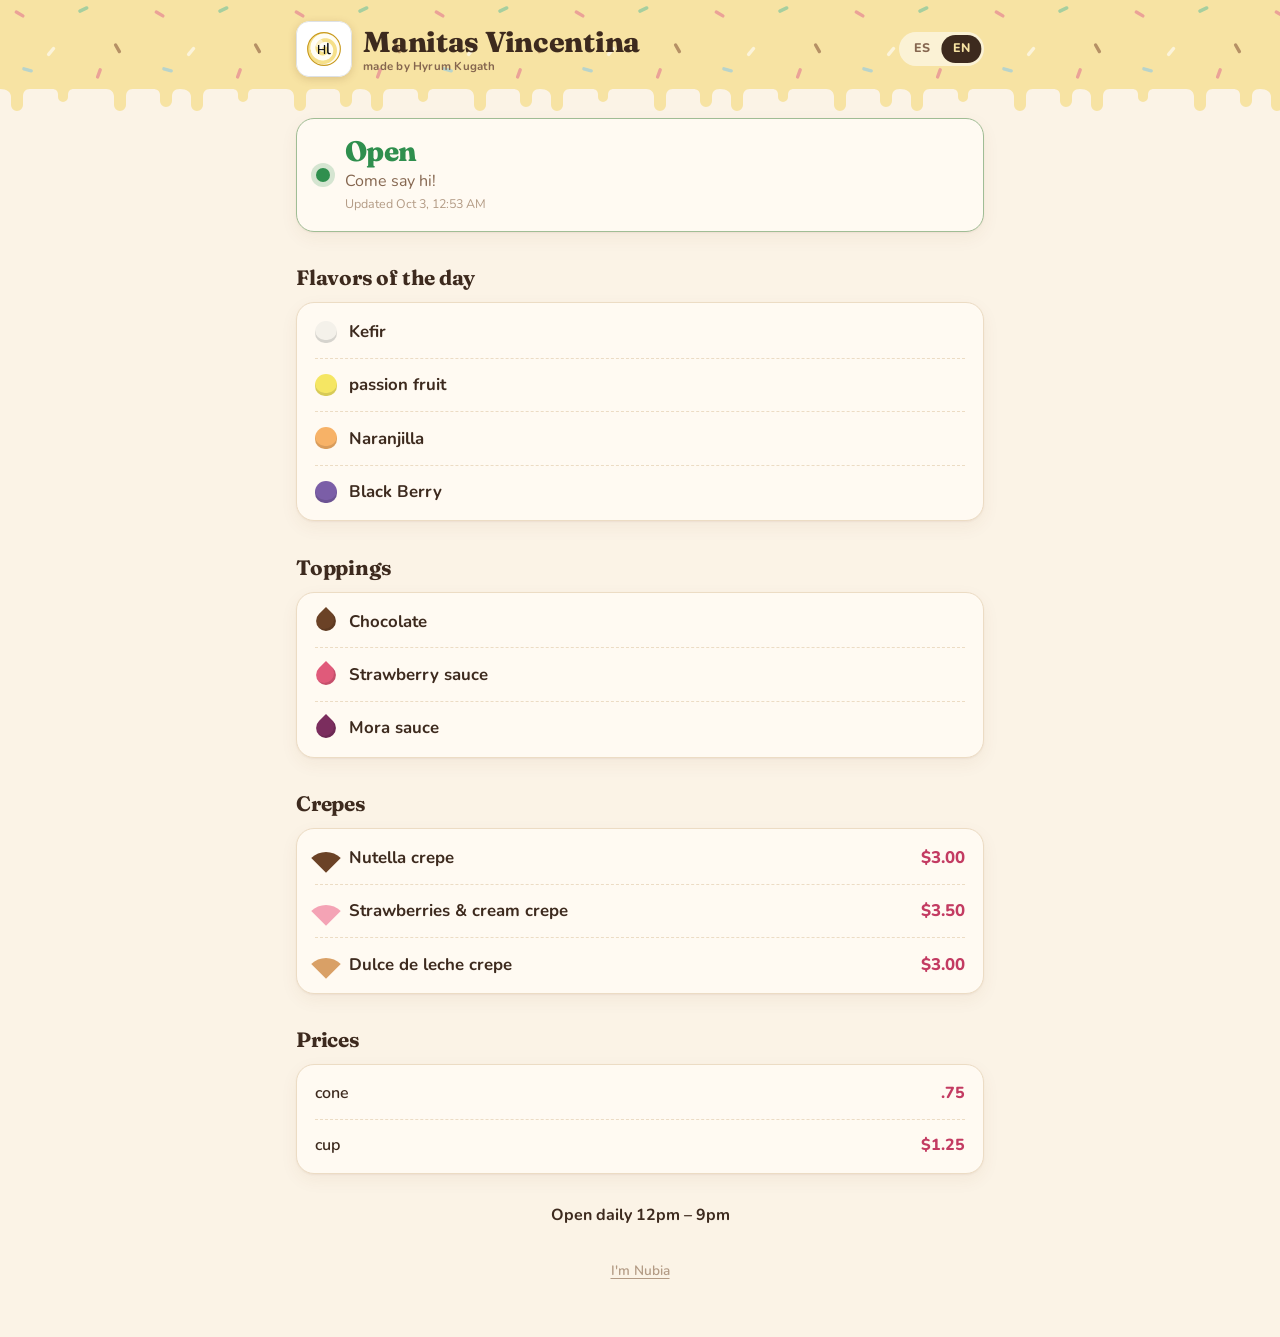
<file: index.html>
<!doctype html>
<html lang="es">
<head>
  <meta charset="utf-8">
  <meta name="viewport" content="width=device-width, initial-scale=1">
  <title>Manitas Vincentina</title>
  <meta name="description" content="Helados, toppings, crepes, precios y horario. Ice cream, toppings, crepes, prices and hours.">
  <meta name="theme-color" content="#f7e3a3">
  <link rel="icon" href="icon.svg" type="image/svg+xml">
  <link rel="apple-touch-icon" href="icon.svg">
  <link rel="preconnect" href="https://fonts.googleapis.com">
  <link rel="preconnect" href="https://fonts.gstatic.com" crossorigin>
  <link rel="stylesheet" href="https://fonts.googleapis.com/css2?family=Fraunces:opsz,wght@9..144,600;9..144,700;9..144,800&family=Nunito:wght@400;600;700;800&display=swap">
  <link rel="stylesheet" href="style.css?v=2.5">
</head>
<body>
  <div class="band">
    <header class="top">
      <div class="brand">
        <img src="icon.svg" alt="" class="logo">
        <div class="brand-text">
          <span id="shop-name"></span>
          <span class="credit" data-i18n="madeBy">hecho por Hyrum Kugath</span>
        </div>
      </div>
      <div id="lang" class="lang" data-lang="es" role="group" aria-label="Idioma / Language">
        <button type="button" data-lang="es">ES</button>
        <button type="button" data-lang="en">EN</button>
      </div>
    </header>
  </div>
  <div class="drip" aria-hidden="true"></div>

  <main class="wrap">
    <!-- public view -->
    <section id="view-public">
      <div id="banner" class="banner hidden"></div>

      <div id="status" class="status loading">
        <span class="dot"></span>
        <div>
          <div id="status-text" class="status-text" data-i18n="loading">Cargando…</div>
          <div id="status-note" class="status-note"></div>
          <div id="updated" class="status-updated"></div>
        </div>
      </div>

      <h2 class="section-title" data-i18n="flavorsToday">Sabores del día</h2>
      <ul id="flavors" class="menu"></ul>

      <div id="toppings-wrap" class="hidden">
        <h2 class="section-title" data-i18n="toppings">Toppings</h2>
        <ul id="toppings" class="menu toppings"></ul>
      </div>

      <div id="crepes-wrap" class="hidden">
        <h2 class="section-title" data-i18n="crepes">Crepes</h2>
        <ul id="crepes" class="menu crepes"></ul>
      </div>

      <div id="prices-wrap">
        <h2 class="section-title" data-i18n="prices">Precios</h2>
        <ul id="prices" class="prices"></ul>
      </div>

      <div id="socials-wrap" class="hidden">
        <h2 class="section-title" data-i18n="reviewUs">¿Te gustó? ¡Déjanos tu reseña!</h2>
        <div id="socials" class="socials"></div>
      </div>

      <p id="hours" class="hours"></p>
      <div class="foot"><button id="btn-nubia" class="quiet" data-i18n="iamNubia">Soy Nubia</button></div>
    </section>

    <!-- editor (Nubia only) -->
    <section id="view-edit" class="hidden">
      <h1 class="editor-title" data-i18n="editorTitle"></h1>

      <div class="helpbox">
        <div class="helpbox-title" data-i18n="helpTitle"></div>
        <ol>
          <li data-i18n="help1"></li>
          <li data-i18n="help2"></li>
          <li data-i18n="help3"></li>
          <li data-i18n="help4"></li>
        </ol>
        <p class="helpbox-note" data-i18n="bothHint"></p>
      </div>

      <div class="card">
        <div class="row between">
          <div>
            <div class="label" data-i18n="shopStatus"></div>
            <div id="edit-open-label" class="big"></div>
          </div>
          <button id="edit-open" class="toggle" role="switch" aria-checked="true" data-i18n-aria="openClosed"><span></span></button>
        </div>
        <p class="hint small under" data-i18n="helpStatus"></p>
        <div class="field">
          <label data-i18n="message"></label>
          <div class="bi" id="edit-note"></div>
        </div>
      </div>

      <div class="card">
        <h2 class="card-title" data-i18n="flavorsToday"></h2>
        <p class="hint small" data-i18n="helpFlavors"></p>
        <ul id="edit-flavors" class="edit-list"></ul>
        <button type="button" id="add-flavor" class="addbtn" data-i18n="addFlavor"></button>
      </div>

      <div class="card">
        <h2 class="card-title" data-i18n="toppings"></h2>
        <p class="hint small" data-i18n="helpSame"></p>
        <ul id="edit-toppings" class="edit-list toppings"></ul>
        <button type="button" id="add-topping" class="addbtn" data-i18n="addTopping"></button>
      </div>

      <div class="card">
        <h2 class="card-title" data-i18n="crepes"></h2>
        <p class="hint small" data-i18n="helpCrepes"></p>
        <ul id="edit-crepes" class="edit-list crepes"></ul>
        <button type="button" id="add-crepe" class="addbtn" data-i18n="addCrepe"></button>
      </div>

      <div class="card">
        <h2 class="card-title" data-i18n="prices"></h2>
        <p class="hint small" data-i18n="helpPrices"></p>
        <ul id="edit-prices" class="edit-list"></ul>
        <button type="button" id="add-price" class="addbtn" data-i18n="addPrice"></button>
      </div>

      <div class="card">
        <h2 class="card-title" data-i18n="banner"></h2>
        <p class="hint small" data-i18n="bannerHint"></p>
        <div id="edit-banner"></div>
      </div>

      <div class="card">
        <h2 class="card-title" data-i18n="socials"></h2>
        <p class="hint small" data-i18n="socialsHint"></p>
        <div id="edit-socials" class="bi"></div>
      </div>

      <div class="card">
        <h2 class="card-title" data-i18n="shopInfo"></h2>
        <p class="hint small" data-i18n="helpShop"></p>
        <div class="field first">
          <label data-i18n="shopName"></label>
          <div class="bi" id="edit-shop"></div>
        </div>
        <div class="field">
          <label data-i18n="hours"></label>
          <div class="bi" id="edit-hours"></div>
        </div>
      </div>

      <div class="card">
        <h2 class="card-title" data-i18n="qrCard"></h2>
        <p class="hint small" data-i18n="qrHint"></p>
        <button type="button" id="open-qr" class="addbtn" data-i18n="qrOpen"></button>
      </div>

      <footer class="savebar">
        <button id="btn-logout" class="link" data-i18n="logout"></button>
        <span id="save-msg" class="save-msg"></span>
        <button id="btn-save" class="primary" data-i18n="save" disabled></button>
      </footer>
    </section>
  </main>

  <!-- password popup -->
  <div id="login" class="modal hidden">
    <form id="login-form" class="authbox">
      <h1 data-i18n="hi"></h1>
      <p class="tag" data-i18n="loginTag"></p>
      <div class="field">
        <label for="login-pw" data-i18n="password"></label>
        <input id="login-pw" type="password" autocomplete="current-password">
      </div>
      <div id="login-msg" class="err"></div>
      <p class="login-help" data-i18n="loginHelp"></p>
      <div class="row">
        <button type="button" id="login-cancel" data-i18n="cancel"></button>
        <button type="submit" class="primary" id="login-go" data-i18n="unlock"></button>
      </div>
    </form>
  </div>

  <!-- photo viewer -->
  <div id="viewer" class="modal hidden"><img id="viewer-img" alt=""></div>

  <script src="config.js?v=2.5"></script>
  <script src="i18n.js?v=2.5"></script>
  <script src="crypto.js?v=2.5"></script>
  <script src="app.js?v=2.5"></script>
</body>
</html>
</file>
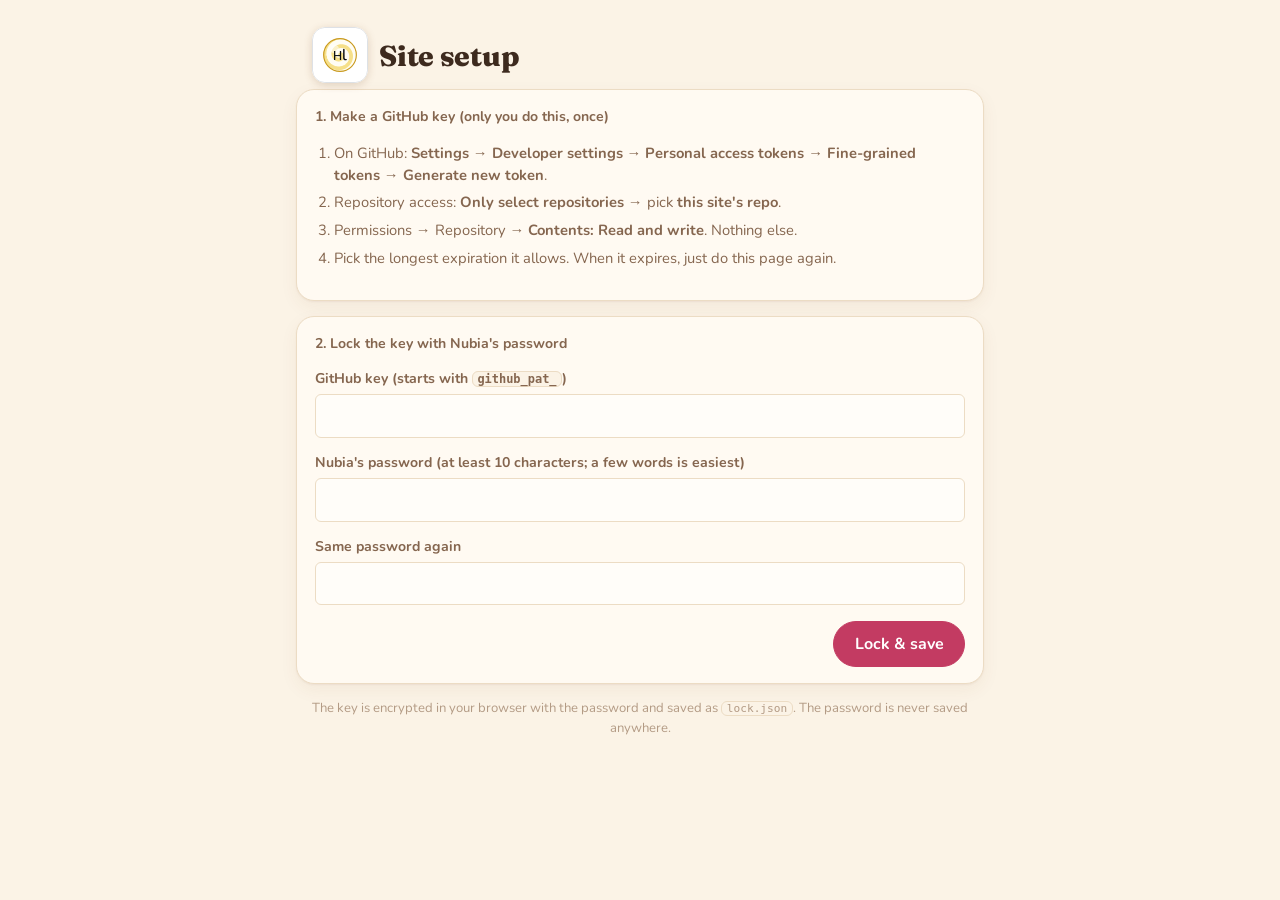
<file: setup.html>
<!doctype html>
<html lang="en">
<head>
  <meta charset="utf-8">
  <meta name="viewport" content="width=device-width, initial-scale=1">
  <title>Site Setup</title>
  <meta name="robots" content="noindex">
  <link rel="icon" href="icon.svg" type="image/svg+xml">
  <link rel="stylesheet" href="https://fonts.googleapis.com/css2?family=Fraunces:opsz,wght@9..144,600;9..144,700;9..144,800&family=Nunito:wght@400;600;700;800&display=swap">
  <link rel="stylesheet" href="style.css?v=2.5">
  <style>
    ol { padding-left: 1.2rem; color: var(--dim); font-size: 0.92rem; }
    ol li { margin-bottom: 0.35rem; }
    code { background: var(--bg); border: 1px solid var(--line); border-radius: 6px; padding: 0 0.3rem; font-size: 0.85em; }
    #setup-msg.ok { color: var(--open); }
  </style>
</head>
<body>
  <main class="wrap">
    <header class="top"><div class="brand"><img src="icon.svg" alt="" class="logo"> <span>Site setup</span></div></header>

    <div class="card">
      <div class="label">1. Make a GitHub key (only you do this, once)</div>
      <ol>
        <li>On GitHub: <b>Settings → Developer settings → Personal access tokens → Fine-grained tokens → Generate new token</b>.</li>
        <li>Repository access: <b>Only select repositories</b> → pick <b id="repo-name">this site's repo</b>.</li>
        <li>Permissions → Repository → <b>Contents: Read and write</b>. Nothing else.</li>
        <li>Pick the longest expiration it allows. When it expires, just do this page again.</li>
      </ol>
    </div>

    <form id="setup-form" class="card">
      <div class="label">2. Lock the key with Nubia's password</div>
      <div class="field">
        <label for="tok">GitHub key (starts with <code>github_pat_</code>)</label>
        <input id="tok" type="password" autocomplete="off" spellcheck="false">
      </div>
      <div class="field">
        <label for="pw1">Nubia's password (at least 10 characters; a few words is easiest)</label>
        <input id="pw1" type="password" autocomplete="new-password">
      </div>
      <div class="field">
        <label for="pw2">Same password again</label>
        <input id="pw2" type="password" autocomplete="new-password">
      </div>
      <div class="row" style="margin-top:1rem">
        <span id="setup-msg" class="err" style="flex:1;margin:0"></span>
        <button class="primary" id="go">Lock &amp; save</button>
      </div>
    </form>
    <p class="updated">The key is encrypted in your browser with the password and saved as <code>lock.json</code>. The password is never saved anywhere.</p>
  </main>

  <script src="config.js?v=2.5"></script>
  <script src="crypto.js?v=2.5"></script>
  <script>
  (function () {
    const $ = (id) => document.getElementById(id);
    const cfg = window.SITE_CONFIG || {};
    let owner = cfg.owner, repo = cfg.repo;
    const branch = cfg.branch || 'main';
    if ((!owner || !repo) && location.hostname.endsWith('.github.io')) {
      owner = owner || location.hostname.split('.')[0];
      repo = repo || location.pathname.split('/').filter(Boolean)[0] || location.hostname;
    }
    if (owner && repo) $('repo-name').textContent = `${owner}/${repo}`;
    const api = `https://api.github.com/repos/${owner}/${repo}/contents/lock.json`;

    $('setup-form').addEventListener('submit', async (e) => {
      e.preventDefault();
      const msg = $('setup-msg');
      msg.className = 'err';
      const tok = $('tok').value.trim(), pw = $('pw1').value;
      if (!owner || !repo) { msg.textContent = 'Open this page on the github.io site (or fill in config.js).'; return; }
      if (!tok) { msg.textContent = 'Paste the GitHub key.'; return; }
      if (pw.length < 10) { msg.textContent = 'Password needs at least 10 characters.'; return; }
      if (pw !== $('pw2').value) { msg.textContent = "Passwords don't match."; return; }
      $('go').disabled = true;
      msg.className = '';
      msg.textContent = 'Checking key…';
      try {
        const headers = { Accept: 'application/vnd.github+json', Authorization: `Bearer ${tok}` };
        const cur = await fetch(`${api}?ref=${branch}`, { headers, cache: 'no-store' });
        if (!cur.ok) throw new Error(cur.status === 404 ? 'Key cannot see this repo (check repository access).' : `GitHub said ${cur.status}`);
        const sha = (await cur.json()).sha;
        msg.textContent = 'Locking…';
        const lock = await Lock.lockSecret(tok, pw);
        const put = await fetch(api, {
          method: 'PUT', headers,
          body: JSON.stringify({ message: 'Set up editor password', content: btoa(JSON.stringify(lock, null, 2) + '\n'), sha, branch }),
        });
        if (!put.ok) throw new Error(put.status === 403 ? 'Key needs Contents: Read and write.' : `GitHub said ${put.status}`);
        $('setup-form').reset();
        msg.className = 'ok';
        msg.textContent = 'Done! Give Nubia the password. Works in about a minute.';
      } catch (err) {
        msg.className = 'err';
        msg.textContent = err.message;
      } finally {
        $('go').disabled = false;
      }
    });
  })();
  </script>
</body>
</html>
</file>
<file: style.css>
/* Manitas Vincentina
   Warm kefir cream, chocolate-brown text, a raspberry accent and a butter-yellow
   dripping band up top. Rounded corners only where they mean something: cards,
   the main button, switches. Inputs and small controls stay crisp. */
:root {
  --bg: #fbf3e6;
  --card: #fffaf2;
  --field: #fffdf9;
  --fg: #3d2a1e;
  --dim: #85664f;
  --muted: #b39b85;
  --line: #ecdcc4;
  --accent: #c33b62;          /* raspberry */
  --accent-ink: #ffffff;
  --butter: #f7e3a3;
  --open: #2f8f4e;
  --closed: #b9442f;
  --err: #b9442f;
  --display: "Fraunces", Georgia, "Times New Roman", serif;
  --sans: "Nunito", -apple-system, BlinkMacSystemFont, "Segoe UI", Roboto, Helvetica, Arial, sans-serif;
  --r-card: 18px;
  --r-small: 6px;
  --shadow: 0 1px 2px rgba(120, 72, 30, 0.06), 0 6px 18px rgba(120, 72, 30, 0.06);
  color-scheme: light;
}

* { box-sizing: border-box; }
html, body { margin: 0; }
body {
  min-height: 100vh;
  background: var(--bg);
  color: var(--fg);
  font-family: var(--sans);
  font-size: 16px;
  line-height: 1.5;
}
.hidden { display: none !important; }
.wrap { max-width: 560px; margin: 0 auto; padding: 0.4rem 16px 3rem; }

/* ---------- butter band + drips + sprinkles ---------- */
.band {
  background-color: var(--butter);
  background-image: url("data:image/svg+xml,%3Csvg xmlns='http://www.w3.org/2000/svg' width='140' height='84'%3E%3Cg opacity='.6'%3E%3Crect x='14' y='12' width='11' height='3.4' rx='1.7' fill='%23e3768f' transform='rotate(30 19 14)'/%3E%3Crect x='78' y='8' width='11' height='3.4' rx='1.7' fill='%2370c29c' transform='rotate(-25 83 10)'/%3E%3Crect x='112' y='46' width='11' height='3.4' rx='1.7' fill='%238a5a3c' transform='rotate(60 117 48)'/%3E%3Crect x='46' y='50' width='11' height='3.4' rx='1.7' fill='%23ffffff' transform='rotate(-50 51 52)'/%3E%3Crect x='22' y='68' width='11' height='3.4' rx='1.7' fill='%238ecae6' transform='rotate(15 27 70)'/%3E%3Crect x='94' y='72' width='11' height='3.4' rx='1.7' fill='%23e3768f' transform='rotate(-70 99 74)'/%3E%3C/g%3E%3C/svg%3E");
}
.drip {
  height: 30px;
  background: url("data:image/svg+xml,%3Csvg xmlns='http://www.w3.org/2000/svg' viewBox='0 0 180 30'%3E%3Cpath fill='%23f7e3a3' d='M0 0h180v8c-6 0-8 3-8 8v4a6 6 0 0 1-12 0v-6c0-4-3-6-7-6h-20c-5 0-7 3-7 8v8a6 6 0 0 1-12 0V16c0-5-3-8-8-8H74c-4 0-6 2-6 6v2a5 5 0 0 1-10 0v-2c0-4-2-6-6-6H30c-5 0-7 3-7 8v8a6 6 0 0 1-12 0v-8c0-5-4-8-11-8z'/%3E%3C/svg%3E") repeat-x;
  background-size: 180px 30px;
  margin-top: -1px;
}

.top { max-width: 560px; margin: 0 auto; padding: 1rem 16px 0.35rem; display: flex; align-items: center; gap: 0.6rem; }
.brand { display: flex; align-items: center; gap: 0.7rem; margin-right: auto; min-width: 0; font-family: var(--display); font-weight: 800; font-size: 1.5rem; letter-spacing: -0.01em; line-height: 1.15; }
.brand-text { display: flex; flex-direction: column; min-width: 0; }
#shop-name { overflow: hidden; text-overflow: ellipsis; white-space: nowrap; }
.credit { font-family: var(--sans); font-size: 0.72rem; font-weight: 700; color: var(--dim); letter-spacing: 0.02em; margin-top: 0.1rem; }
.logo { width: 48px; height: 48px; border-radius: 12px; flex: 0 0 auto; box-shadow: 0 2px 8px rgba(120, 72, 30, 0.2); }

/* language slider (it's a switch, so it stays round) */
.lang {
  position: relative; display: inline-grid; grid-template-columns: 1fr 1fr; flex: 0 0 auto;
  background: rgba(255, 255, 255, 0.55); border-radius: 999px; padding: 3px; cursor: pointer; user-select: none;
}
.lang::before {
  content: ""; position: absolute; top: 3px; bottom: 3px; left: 3px; width: calc(50% - 3px);
  background: var(--fg); border-radius: 999px; transition: transform 0.22s ease;
}
.lang[data-lang="en"]::before { transform: translateX(100%); }
.lang button { position: relative; z-index: 1; border: none; background: none; padding: 0.28rem 0.7rem; font-size: 0.78rem; font-weight: 800; color: var(--dim); }
.lang[data-lang="es"] button[data-lang="es"], .lang[data-lang="en"] button[data-lang="en"] { color: var(--butter); }

/* ---------- controls ---------- */
button {
  font: inherit; font-weight: 700; color: var(--fg); background: var(--field);
  border: 1px solid var(--line); border-radius: 8px; padding: 0.5rem 0.9rem; cursor: pointer;
}
button:hover { border-color: var(--muted); }
button:disabled { opacity: 0.45; cursor: default; }
button.primary { background: var(--accent); border-color: var(--accent); color: var(--accent-ink); border-radius: 999px; padding: 0.6rem 1.3rem; }
button.primary:hover:not(:disabled) { filter: brightness(1.07); }
button.quiet { background: none; border: none; color: var(--muted); font-weight: 600; font-size: 0.85rem; text-decoration: underline; text-underline-offset: 3px; }
button.quiet:hover { color: var(--fg); }
button.link { background: none; border: none; padding: 0.3rem 0; color: var(--dim); font-weight: 700; font-size: 0.92rem; border-radius: 0; text-decoration: underline; text-decoration-color: var(--line); text-underline-offset: 3px; }
button.link:hover { color: var(--accent); }
button.addbtn { background: none; border: none; padding: 0.7rem 0 0.1rem; color: var(--accent); font-weight: 800; }
button.addbtn:hover { text-decoration: underline; text-underline-offset: 3px; }

input {
  width: 100%; font: inherit; font-size: 16px; color: var(--fg); background: var(--field);
  border: 1px solid var(--line); border-radius: var(--r-small); padding: 0.55rem 0.7rem; outline: none;
}
input:focus { border-color: var(--accent); box-shadow: 0 0 0 3px color-mix(in srgb, var(--accent) 18%, transparent); }
input::placeholder { color: var(--muted); }

.row { display: flex; gap: 0.5rem; align-items: center; }
.row.between { justify-content: space-between; }
.field { margin-top: 0.9rem; }
.field.first { margin-top: 0; }
.field label, .label { display: block; color: var(--dim); font-weight: 700; font-size: 0.88rem; margin-bottom: 0.3rem; }

/* ---------- public: open / closed ---------- */
.banner { margin: 0.2rem 0 1rem; }
.banner-img { display: block; width: 100%; aspect-ratio: 16 / 9; object-fit: cover; border-radius: var(--r-card); cursor: zoom-in; box-shadow: var(--shadow); }

.status {
  display: flex; align-items: center; gap: 0.9rem;
  background: var(--card); border: 1px solid var(--line); border-radius: var(--r-card); padding: 1.05rem 1.2rem; box-shadow: var(--shadow);
}
.status .dot { width: 14px; height: 14px; border-radius: 50%; background: var(--muted); flex: 0 0 auto; }
.status.open { border-color: color-mix(in srgb, var(--open) 40%, var(--line)); }
.status.open .dot { background: var(--open); box-shadow: 0 0 0 5px color-mix(in srgb, var(--open) 20%, transparent); animation: pulse 2.4s ease-in-out infinite; }
.status.closed { border-color: color-mix(in srgb, var(--closed) 40%, var(--line)); }
.status.closed .dot { background: var(--closed); }
.status-text { font-family: var(--display); font-size: 1.75rem; font-weight: 800; letter-spacing: -0.015em; line-height: 1.1; }
.status.open .status-text { color: var(--open); }
.status.closed .status-text { color: var(--closed); }
.status-note { color: var(--dim); margin-top: 0.15rem; }
.status-note:empty, .status-updated:empty { display: none; }
.status-updated { color: var(--muted); font-size: 0.78rem; margin-top: 0.15rem; }
@keyframes pulse { 50% { box-shadow: 0 0 0 9px color-mix(in srgb, var(--open) 0%, transparent); } }
@media (prefers-reduced-motion: reduce) { .status.open .dot { animation: none; } .lang::before { transition: none; } }

/* ---------- public: menu lists (one card, rows split by dashed lines) ---------- */
.section-title { font-family: var(--display); font-size: 1.3rem; font-weight: 700; letter-spacing: -0.01em; margin: 1.9rem 0 0.55rem; }
.menu, .prices { list-style: none; margin: 0; padding: 0.15rem 1.1rem; background: var(--card); border: 1px solid var(--line); border-radius: var(--r-card); box-shadow: var(--shadow); }
.menu li, .prices li { display: flex; align-items: center; gap: 0.8rem; padding: 0.75rem 0; font-weight: 700; font-size: 1.05rem; }
.menu li + li, .prices li + li { border-top: 1px dashed var(--line); }
.menu .name, .prices .name { flex: 1; min-width: 0; }
.menu li.sold { color: var(--muted); }
.menu li.sold .name { text-decoration: line-through; }
.menu li.sold .scoop { opacity: 0.35; }
.menu li.sold .thumb { opacity: 0.4; filter: grayscale(1); }
.menu li.empty { justify-content: center; color: var(--dim); font-weight: 500; }
.pill { font-size: 0.72rem; font-weight: 800; color: var(--closed); border: 1px solid currentColor; border-radius: 4px; padding: 0.05rem 0.4rem; white-space: nowrap; text-transform: uppercase; letter-spacing: 0.03em; }
.amt { font-weight: 800; color: var(--accent); font-variant-numeric: tabular-nums; }
.prices li { font-size: 1rem; font-weight: 600; }

.scoop { width: 22px; height: 22px; border-radius: 50% 50% 45% 45%; flex: 0 0 auto; box-shadow: inset 0 -3px 0 rgba(0, 0, 0, 0.12); }
.toppings .scoop { border-radius: 50% 0 50% 50%; transform: rotate(-45deg) scale(0.9); }
.crepes .scoop { border-radius: 100% 0 0 0; transform: rotate(45deg) scale(0.95); box-shadow: none; }
.menu .thumb { width: 44px; height: 44px; border-radius: 50%; object-fit: cover; flex: 0 0 auto; border: 3px solid var(--line); cursor: zoom-in; margin: -0.3rem 0; }

.socials { display: grid; grid-template-columns: repeat(auto-fit, minmax(150px, 1fr)); gap: 0.5rem; }
.social {
  display: block; text-align: center; padding: 0.7rem 0.6rem; border-radius: 10px;
  background: var(--card); border: 1px solid var(--line); color: var(--fg); font-weight: 800; text-decoration: none;
}
.social:hover { border-color: var(--accent); color: var(--accent); }

.hours { margin: 1.8rem 0 0; text-align: center; font-weight: 700; }
.hours:empty { display: none; }
.foot { display: flex; justify-content: center; margin-top: 1.6rem; }
.updated { margin: 0.6rem 0 0; text-align: center; color: var(--muted); font-size: 0.82rem; }

/* ---------- editor ---------- */
.editor-title { font-family: var(--display); font-size: 1.7rem; font-weight: 800; letter-spacing: -0.015em; margin: 0.6rem 0 0.1rem; }
.hint { color: var(--dim); font-size: 0.98rem; margin: 0 0 1rem; }
.hint.small { font-size: 0.92rem; line-height: 1.45; margin: -0.15rem 0 0.7rem; }
.hint.small.under { margin: 0.6rem 0 0; }
.card { background: var(--card); border: 1px solid var(--line); border-radius: var(--r-card); padding: 1rem 1.1rem 1.05rem; margin-bottom: 0.9rem; box-shadow: var(--shadow); }
.card-title { font-family: var(--display); font-size: 1.15rem; font-weight: 700; margin: 0 0 0.4rem; }
.big { font-family: var(--display); font-size: 1.45rem; font-weight: 800; }
.big.open { color: var(--open); }
.big.closed { color: var(--closed); }

.toggle { width: 64px; height: 36px; padding: 3px; border-radius: 999px; background: var(--closed); border: none; flex: 0 0 auto; }
.toggle span { display: block; width: 30px; height: 30px; border-radius: 50%; background: #fff; transition: transform 0.18s ease; box-shadow: 0 1px 3px rgba(0, 0, 0, 0.2); }
.toggle[aria-checked="true"] { background: var(--open); }
.toggle[aria-checked="true"] span { transform: translateX(28px); }

.bi { display: grid; gap: 0.35rem; }
.field-en { font-size: 0.9rem; padding-top: 0.4rem; padding-bottom: 0.4rem; color: var(--dim); }

/* list rows: ⋮⋮  ●  Spanish name / English name / sold out · photo · trash */
.edit-list { list-style: none; margin: 0; padding: 0; }
.row-item { display: grid; grid-template-columns: 20px 24px minmax(0, 1fr) auto; column-gap: 0.55rem; align-items: start; padding: 0.7rem 0; border-top: 1px solid var(--line); background: var(--card); }
.edit-list .row-item:first-child { border-top: none; }
.row-item.price-row { grid-template-columns: 20px minmax(0, 1fr) auto; align-items: center; }
.row-item.dragging { position: relative; z-index: 2; border-radius: 10px; box-shadow: 0 10px 24px rgba(90, 55, 25, 0.18); border-top-color: transparent; }

button.handle { border: none; background: none; padding: 0.4rem 0; min-height: 34px; color: var(--muted); font-size: 1.15rem; line-height: 1; letter-spacing: -0.2em; cursor: grab; touch-action: none; }
button.handle:hover, button.handle:focus-visible { color: var(--fg); }
.row-item.dragging button.handle { cursor: grabbing; }

button.scoop.pick { width: 24px; height: 24px; padding: 0; margin-top: 0.3rem; border: 2px solid var(--line); border-radius: 50% 50% 45% 45%; }
button.scoop.pick:hover { border-color: var(--fg); }
.toppings button.scoop.pick { border-radius: 50% 0 50% 50%; }
.crepes button.scoop.pick { border-radius: 100% 0 0 0; }

.row-main { min-width: 0; }
.name-es, .name-en { border: 1px solid transparent; background: transparent; padding: 0.15rem 0.35rem; margin-left: -0.35rem; width: calc(100% + 0.35rem); }
.name-es { font-size: 1.05rem; font-weight: 800; }
.name-en { font-size: 0.95rem; color: var(--dim); }
.name-es:hover, .name-en:hover { border-color: var(--line); }
.name-es:focus, .name-en:focus { background: var(--field); }
.row-item.sold .name-es { color: var(--muted); text-decoration: line-through; }

.row-meta { display: flex; align-items: center; gap: 0.75rem; margin-top: 0.25rem; flex-wrap: wrap; }
.row-meta .grow { flex: 1; }
.meta-thumb { width: 26px; height: 26px; border-radius: 4px; object-fit: cover; margin-right: -0.35rem; }
button.trash { background: none; border: none; padding: 0.3rem 0.1rem; color: var(--muted); border-radius: 4px; display: inline-flex; align-items: center; gap: 0.25rem; font-size: 0.88rem; font-weight: 700; }
button.trash:hover { color: var(--closed); }
.row-side { display: flex; align-items: center; gap: 0.35rem; padding-top: 0.15rem; }
.row-price { margin: 0.3rem 0 0.1rem; }
/* flavor/topping/crepe rows: "Borrar" sits in the top-right corner so the line below gets the full width */
.row-item:not(.price-row) { position: relative; grid-template-columns: 20px 24px minmax(0, 1fr); }
.row-item:not(.price-row) > .row-side { position: absolute; top: 0.7rem; right: 0; padding-top: 0.1rem; }
.row-item:not(.price-row) .name-es { padding-right: 5.6rem; }
.row-item.price-row .row-side { padding-top: 0; }

/* small "sold out" switch */
.mini-switch { position: relative; display: inline-flex; align-items: center; gap: 0.45rem; min-height: 34px; font-size: 0.92rem; font-weight: 700; color: var(--dim); cursor: pointer; user-select: none; }
.mini-switch input { position: absolute; opacity: 0; width: 1px; height: 1px; margin: 0; }
.mini-switch .track { width: 32px; height: 18px; border-radius: 999px; background: var(--line); position: relative; transition: background 0.15s; flex: 0 0 auto; }
.mini-switch .track::after { content: ""; position: absolute; top: 2px; left: 2px; width: 14px; height: 14px; border-radius: 50%; background: #fff; box-shadow: 0 1px 2px rgba(0, 0, 0, 0.25); transition: transform 0.15s; }
.mini-switch input:checked ~ .track { background: var(--closed); }
.mini-switch input:checked ~ .track::after { transform: translateX(14px); }
.mini-switch input:checked ~ .txt { color: var(--closed); }
.mini-switch input:focus-visible ~ .track { outline: 2px solid var(--accent); outline-offset: 2px; }

/* input with a small tag in front: $ / IG / FB ... */
.tagged { position: relative; min-width: 0; }
.tagged .tag { position: absolute; left: 0.55rem; top: 50%; transform: translateY(-50%); font-size: 0.72rem; font-weight: 800; color: var(--dim); pointer-events: none; }
.tagged input { padding-left: 2.2rem; }
.tagged.money { width: 6.2rem; }
.tagged.money .tag { font-size: 0.9rem; left: 0.6rem; }
.tagged.money input { padding-left: 1.5rem; font-variant-numeric: tabular-nums; }

/* color palette */
.swatches { display: flex; flex-wrap: wrap; gap: 0.4rem; align-items: center; padding: 0.55rem 0 0.1rem; }
.swatches .sw { width: 28px; height: 28px; padding: 0; border-radius: 50%; border: 2px solid var(--line); }
.swatches .sw.on { border-color: var(--fg); box-shadow: 0 0 0 2px var(--card), 0 0 0 4px var(--fg); }
.swatches .custom { position: relative; overflow: hidden; cursor: pointer; background: conic-gradient(#f4a3b5, #f5e663, #a8e6cf, #8ecae6, #7b5ea7, #f4a3b5); }
.swatches .custom input { position: absolute; inset: -8px; opacity: 0; cursor: pointer; width: auto; padding: 0; }
.swatches .auto { padding: 0.2rem 0.6rem; font-size: 0.78rem; border-radius: 999px; }
.swatches .auto.on { border-color: var(--fg); }

/* photos in the editor */
.photo-row { display: flex; align-items: center; gap: 0.9rem; }
.photo-row img { width: 56px; height: 56px; border-radius: var(--r-small); object-fit: cover; margin-right: auto; }
.photo-row.wide { flex-wrap: wrap; }
.photo-row.wide img { width: 100%; height: auto; aspect-ratio: 16 / 9; margin: 0 0 0.2rem; border-radius: 10px; }

/* sticky save footer */
.savebar {
  position: sticky; bottom: 0; z-index: 5; display: flex; align-items: center; gap: 0.8rem;
  margin: 1.2rem -16px 0; padding: 0.7rem 16px calc(0.7rem + env(safe-area-inset-bottom));
  background: var(--bg); border-top: 1px solid var(--line); box-shadow: 0 -8px 20px rgba(120, 72, 30, 0.07);
}
.save-msg { flex: 1; text-align: right; font-size: 0.92rem; font-weight: 700; color: var(--dim); }
.save-msg.err { color: var(--err); }
.save-msg.ok { color: var(--open); }

/* ---------- popups ---------- */
.modal { position: fixed; inset: 0; display: flex; align-items: center; justify-content: center; padding: 16px; background: rgba(61, 42, 30, 0.45); backdrop-filter: blur(4px); z-index: 10; }
.authbox { width: 100%; max-width: 360px; background: var(--card); border-radius: var(--r-card); padding: 1.7rem 1.5rem; box-shadow: 0 24px 70px rgba(90, 55, 25, 0.25); }
.authbox h1 { font-family: var(--display); font-size: 1.6rem; font-weight: 800; margin: 0 0 0.2rem; }
.authbox .tag { color: var(--dim); margin: 0 0 0.4rem; font-size: 0.9rem; }
.authbox .row { margin-top: 1rem; }
.authbox .row button { flex: 1; }
.err { color: var(--err); min-height: 1.3em; font-size: 0.9rem; margin-top: 0.5rem; }
.login-help { color: var(--muted); font-size: 0.85rem; margin: 0.2rem 0 0; }

/* "how to use this page" box at the top of the editor */
.helpbox { background: #fff4d2; border: 1px solid #f0dc9c; border-radius: 12px; padding: 0.85rem 1rem 0.9rem; margin: 0.6rem 0 1rem; }
.helpbox-title { font-weight: 800; font-size: 1rem; }
.helpbox ol { margin: 0.35rem 0 0; padding-left: 1.3rem; }
.helpbox li { margin: 0.25rem 0; line-height: 1.4; }
.helpbox-note { margin: 0.55rem 0 0; color: var(--dim); font-size: 0.92rem; }
#viewer { cursor: zoom-out; }
#viewer img { max-width: 100%; max-height: 86vh; border-radius: 10px; box-shadow: 0 24px 70px rgba(61, 42, 30, 0.45); }

@media (max-width: 420px) {
  .status-text { font-size: 1.5rem; }
  .brand { font-size: 1.25rem; gap: 0.55rem; }
  .logo { width: 42px; height: 42px; border-radius: 11px; }
}

/* bigger screens: a bit wider so it doesn't look like a phone page floating in space */
@media (min-width: 900px) {
  .wrap, .top { max-width: 720px; }
  .top { padding-top: 1.3rem; }
  .brand { font-size: 1.8rem; }
  .logo { width: 56px; height: 56px; border-radius: 14px; }
  .menu li, .prices li { padding: 0.85rem 0; }
}
</file>
